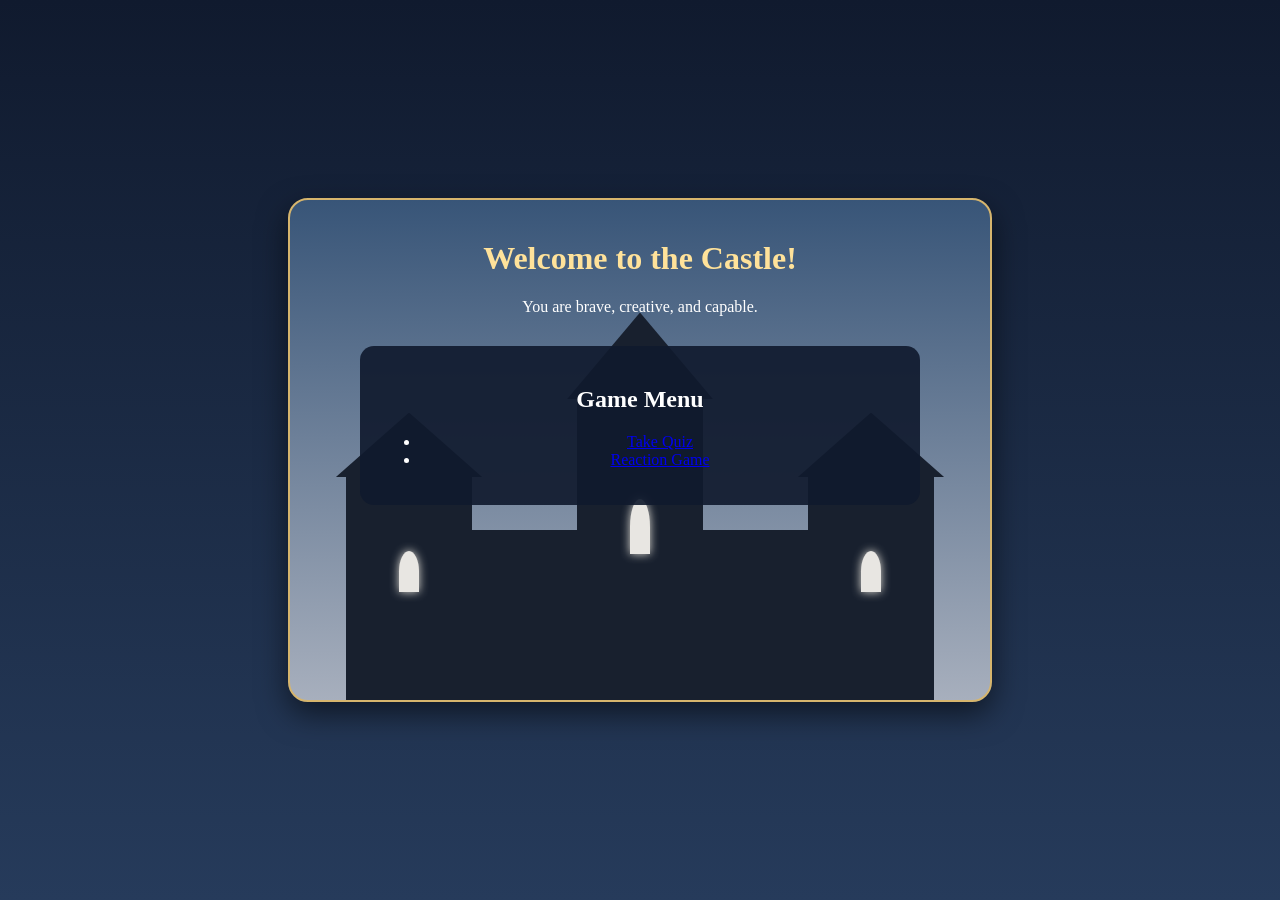
<file: index.html>
<!DOCTYPE html>
<html lang="en">
<head>
  <!-- Debug note: if assistive technology announces the wrong language, check this document-level setting. -->
  <meta charset="UTF-8">
  <!-- Debug note: this viewport declaration should keep the card fitted to mobile screens. -->
  <meta name="viewport" content="width=device-width, initial-scale=1">
  <!-- Debug note: the browser tab title is set here, independently of the visible page heading. -->
  <title>Castle Card</title>
  <!-- Debug note: a missing castle/card layout usually means this stylesheet path or filename does not resolve. -->
  <link rel="stylesheet" href="Style.css">
</head>
<body>
  <!-- Debug note: this main element wraps the page content and is centered by the body grid styles. -->
  <main class="card">
    <!-- Debug note: this decorative layer should never capture clicks or be exposed to assistive technology. -->
    <div class="castle-bg" aria-hidden="true">
      <!-- Debug note: an empty wall element is expected; its castle shape comes from CSS dimensions and color. -->
      <div class="castle-wall"></div>
      <!-- Debug note: tower classes provide separate positions and heights for the three CSS-drawn towers. -->
      <div class="castle-tower tower-left"></div>
      <div class="castle-tower tower-middle"></div>
      <div class="castle-tower tower-right"></div>
    </div>

    <!-- Debug note: foreground content should remain above the decorative castle background. -->
    <div class="card-content">
      <!-- Debug note: verify this static heading remains visible when JavaScript switches between game screens. -->
      <h1>Welcome to the Castle!</h1>
      <p>You are brave, creative, and capable.</p>

      <!-- The menu is the first screen; JavaScript switches to the selected game. -->
      <!-- Debug note: the game-menu ID is queried by Script.js to hide this section when a game opens. -->
      <section id="game-menu" aria-labelledby="game-menu-title">
        <!-- Debug note: aria-labelledby must continue pointing to the heading ID immediately below. -->
        <h2 id="game-menu-title">Game Menu</h2>
        <!-- Debug note: each menu link's fragment must match the destination ID and its JavaScript selector. -->
        <ul>
          <li><a href="#quiz">Take Quiz</a></li>
          <li><a href="#reaction-game">Reaction Game</a></li>
        </ul>
      </section>

      <!-- hidden keeps the quiz out of view until the player chooses it. -->
      <!-- Debug note: remove hidden only through the menu interaction so the initial screen stays consistent. -->
      <section id="quiz" aria-labelledby="quiz-title" hidden>
        <!-- Debug note: this title supplies the accessible name for the quiz section. -->
        <h2 id="quiz-title">Quiz Game</h2>
        <!-- Debug note: Script.js replaces this heading text for each question and at quiz completion. -->
        <h3 id="question"></h3>
        <!-- Debug note: answer buttons are recreated in this container; an empty container is valid between states. -->
        <div id="answers"></div>
        <!-- Debug note: feedback is updated after an answer and announced through the polite live region. -->
        <p id="feedback" aria-live="polite"></p>
        <!-- Debug note: this control begins disabled and is enabled only when the answer is correct. -->
        <button id="next-button" type="button">Next Question</button>
        <!-- Debug note: this control returns to the menu without navigating away from the document. -->
        <button id="quiz-menu-button" type="button">Back to games</button>
      </section>

      <!-- The reaction game starts with its button ready to begin a test. -->
      <!-- Debug note: this section shares the hidden-screen behavior used by the quiz panel. -->
      <section id="reaction-game" aria-labelledby="reaction-title" hidden>
        <!-- Debug note: keep this heading ID aligned with the section's aria-labelledby value. -->
        <h2 id="reaction-title">Reaction Game</h2>
        <!-- Debug note: JavaScript replaces this text for waiting, early-click, and result states. -->
        <p id="reaction-instructions">Press start, then click only when the button turns green.</p>
        <!-- Debug note: the reaction-ready class is the CSS hook for the green signal state. -->
        <button id="reaction-button" type="button">Start reaction test</button>
        <!-- Debug note: timing results are inserted here and announced without moving focus. -->
        <p id="reaction-time" aria-live="polite"></p>
        <!-- Debug note: this ID is used by Script.js to return from the reaction screen to the menu. -->
        <button id="reaction-menu-button" type="button">Back to games</button>
      </section>
    </div>
    </main>
<!-- Debug note: defer waits for HTML parsing, so Script.js can query all of the IDs above at startup. -->
<script src="Script.js" defer></script>

</body>
</html>
</file>
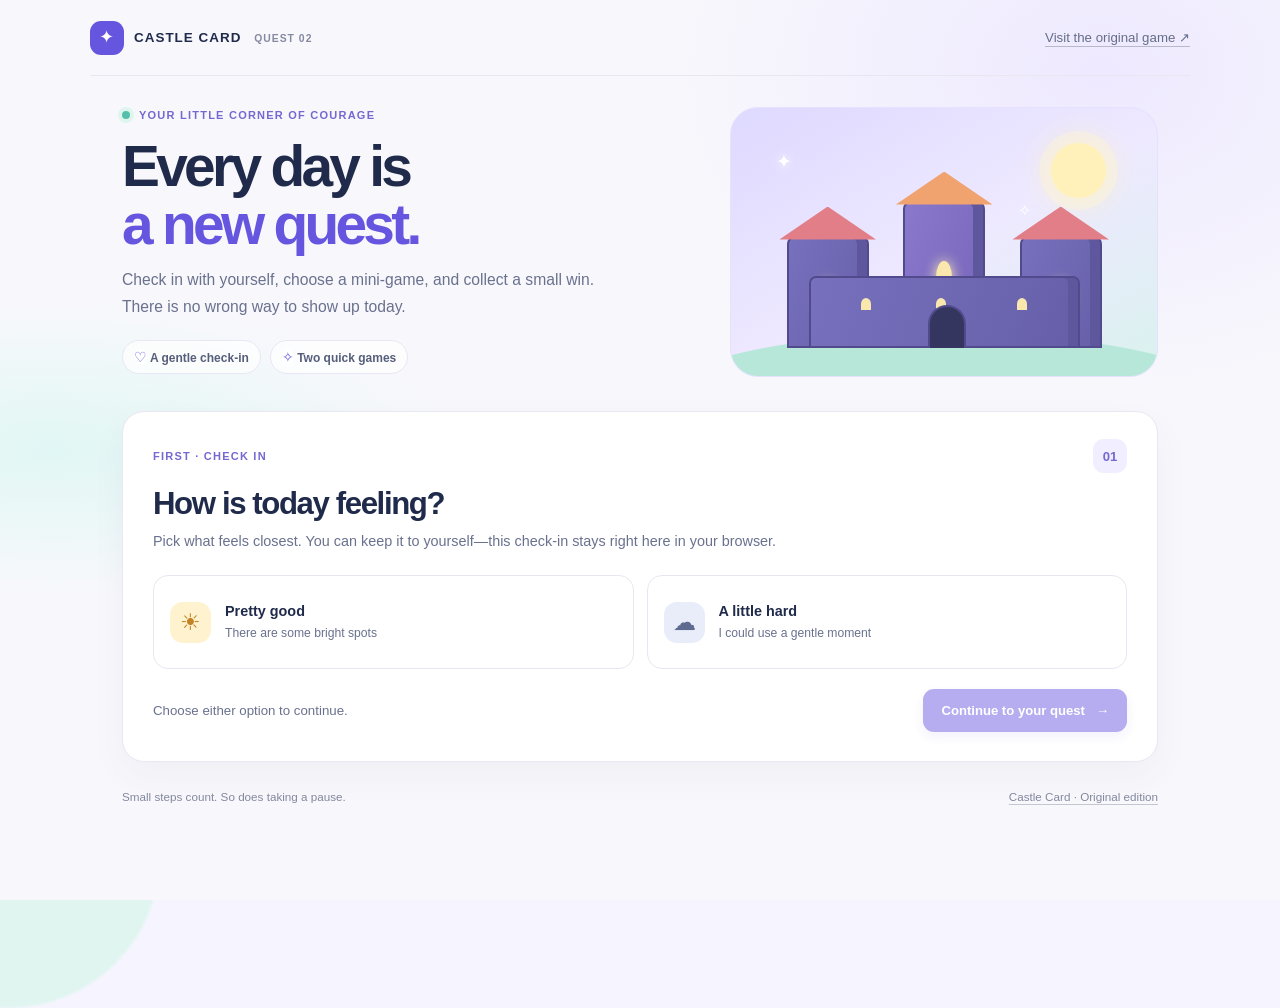
<file: index-v2.html>
<!DOCTYPE html>
<html lang="en">
<head>
  <meta charset="UTF-8">
  <meta name="viewport" content="width=device-width, initial-scale=1">
  <meta name="theme-color" content="#172554">
  <title>Castle Card — A Brighter Quest</title>
  <link rel="stylesheet" href="Style-v2.css">
  <script src="Script-v2.js" defer></script>
</head>
<body>
  <div class="sky-decoration sky-decoration-one" aria-hidden="true"></div>
  <div class="sky-decoration sky-decoration-two" aria-hidden="true"></div>
  <main class="app-shell">
    <header class="site-header">
      <a class="brand" href="index-v2.html" aria-label="Castle Card home">
        <span class="brand-mark" aria-hidden="true">✦</span>
        <span>CASTLE CARD <span class="edition">QUEST 02</span></span>
      </a>
      <a class="original-link" href="index.html">Visit the original game <span aria-hidden="true">↗</span></a>
    </header>

    <section class="hero" aria-labelledby="page-title">
      <div class="hero-copy">
        <p class="eyebrow"><span class="eyebrow-dot" aria-hidden="true"></span> YOUR LITTLE CORNER OF COURAGE</p>
        <h1 id="page-title">Every day is<br><span>a new quest.</span></h1>
        <p class="hero-description">Check in with yourself, choose a mini-game, and collect a small win. There is no wrong way to show up today.</p>
        <div class="hero-facts" aria-label="Game features">
          <span><span aria-hidden="true">♡</span> A gentle check-in</span>
          <span><span aria-hidden="true">✧</span> Two quick games</span>
        </div>
      </div>
      <div class="castle-illustration" aria-hidden="true">
        <span class="illustration-star star-one">✦</span>
        <span class="illustration-star star-two">✧</span>
        <div class="moon"></div>
        <div class="castle">
          <div class="castle-tower castle-tower-left"><i></i></div>
          <div class="castle-tower castle-tower-center"><i></i></div>
          <div class="castle-tower castle-tower-right"><i></i></div>
          <div class="castle-wall"><i></i><i></i><i></i></div>
          <div class="castle-door"></div>
        </div>
        <div class="castle-hill"></div>
      </div>
    </section>

    <section class="panel checkin-panel" id="check-in" aria-labelledby="checkin-title">
      <div class="panel-heading">
        <span class="step-label">FIRST · CHECK IN</span>
        <span class="step-number" aria-hidden="true">01</span>
      </div>
      <h2 id="checkin-title">How is today feeling?</h2>
      <p class="panel-intro">Pick what feels closest. You can keep it to yourself—this check-in stays right here in your browser.</p>
      <div class="mood-options" role="group" aria-label="Choose how today is feeling">
        <button class="mood-option" type="button" data-mood="good" aria-pressed="false">
          <span class="mood-icon mood-sun" aria-hidden="true">☀</span>
          <span class="mood-label">Pretty good</span>
          <span class="mood-hint">There are some bright spots</span>
        </button>
        <button class="mood-option" type="button" data-mood="hard" aria-pressed="false">
          <span class="mood-icon mood-cloud" aria-hidden="true">☁</span>
          <span class="mood-label">A little hard</span>
          <span class="mood-hint">I could use a gentle moment</span>
        </button>
      </div>
      <div class="reflection" id="reflection" hidden>
        <label for="reflection-note">Want to say what is on your mind? <span>Optional</span></label>
        <textarea id="reflection-note" maxlength="240" rows="3" placeholder="Write a little, or leave this blank."></textarea>
        <p class="privacy-note">No account, no saving, no pressure to share.</p>
      </div>
      <div class="checkin-footer">
        <p id="checkin-message" class="live-message" aria-live="polite">Choose either option to continue.</p>
        <button class="button button-primary" id="continue-button" type="button" disabled>Continue to your quest <span aria-hidden="true">→</span></button>
      </div>
    </section>

    <section class="panel game-menu" id="game-menu" aria-labelledby="menu-title" hidden>
      <div class="panel-heading">
        <span class="step-label">YOUR NEXT STEP</span>
        <span class="step-number" aria-hidden="true">02</span>
      </div>
      <h2 id="menu-title">Choose a mini-quest</h2>
      <p class="panel-intro" id="menu-intro">A few minutes is enough. Pick whichever game sounds fun.</p>
      <div class="game-cards">
        <article class="game-card quiz-card">
          <div class="game-icon" aria-hidden="true">✎</div>
          <p class="game-tag">THINK &amp; REFLECT · 5 QUESTIONS</p>
          <h3>The Kindness Quiz</h3>
          <p>Explore good days, hard days, and small ways to care for yourself and others.</p>
          <button class="button button-primary" type="button" data-open="quiz">Start the quiz <span aria-hidden="true">→</span></button>
        </article>
        <article class="game-card reaction-card">
          <div class="game-icon" aria-hidden="true">⚡</div>
          <p class="game-tag">QUICK CHALLENGE · ABOUT 10 SECONDS</p>
          <h3>Castle Reflex</h3>
          <p>Wait for the green signal, then tap quickly. An early tap just means you can try again.</p>
          <button class="button button-secondary" type="button" data-open="reaction">Try the reflex game <span aria-hidden="true">→</span></button>
        </article>
      </div>
      <button class="text-button" type="button" data-open="checkin">← Change my check-in</button>
    </section>

    <section class="panel game-panel" id="quiz-screen" aria-labelledby="quiz-title" hidden>
      <div class="panel-heading">
        <span class="step-label">MINI-QUEST · KINDNESS QUIZ</span>
        <span class="score-pill" id="score-label">Score <strong>0</strong> / 5</span>
      </div>
      <div class="progress-track" id="quiz-progress" role="progressbar" aria-label="Quiz progress" aria-valuemin="0" aria-valuemax="5" aria-valuenow="0">
        <span id="quiz-progress-fill"></span>
      </div>
      <p class="question-count" id="question-count">QUESTION 1 OF 5</p>
      <h2 id="quiz-title">Loading your first question…</h2>
      <p class="quiz-hint">Choose the answer that feels right to you. You can try another if you miss.</p>
      <div class="answer-list" id="answers"></div>
      <p class="live-message quiz-feedback" id="quiz-feedback" aria-live="polite"></p>
      <div class="panel-actions">
        <button class="text-button" type="button" data-open="menu">← Game menu</button>
        <button class="button button-primary" id="next-button" type="button" disabled>Next question <span aria-hidden="true">→</span></button>
      </div>
      <div class="quiz-result" id="quiz-result" hidden>
        <span class="result-sparkle" aria-hidden="true">✦</span>
        <p class="step-label">QUEST COMPLETE</p>
        <h3 id="result-title">You made it!</h3>
        <p id="result-message"></p>
        <p class="final-score" id="final-score"></p>
        <div class="result-actions">
          <button class="button button-primary" id="replay-quiz" type="button">Play again</button>
          <button class="button button-secondary" type="button" data-open="menu">Choose another game</button>
        </div>
      </div>
    </section>

    <section class="panel game-panel reaction-panel" id="reaction-screen" aria-labelledby="reaction-title" hidden>
      <div class="panel-heading">
        <span class="step-label">MINI-QUEST · CASTLE REFLEX</span>
        <span class="step-number" aria-hidden="true">⚡</span>
      </div>
      <p class="game-tag">HOW TO PLAY</p>
      <h2 id="reaction-title">Ready when you are.</h2>
      <p class="panel-intro">Press start and wait. When the button turns green, tap it as quickly as you can. Tap too early? No worries—just start again.</p>
      <div class="reaction-orb" id="reaction-orb" aria-hidden="true"><span>✦</span></div>
      <p class="live-message reaction-instructions" id="reaction-instructions" aria-live="polite">The signal appears after a random pause. Get set!</p>
      <button class="button button-reaction" id="reaction-button" type="button">Start reaction test <span aria-hidden="true">→</span></button>
      <p class="reaction-result" id="reaction-time" aria-live="polite"></p>
      <button class="text-button" type="button" data-open="menu">← Back to mini-quests</button>
    </section>

    <footer class="site-footer">
      <span>Small steps count. So does taking a pause.</span>
      <a href="index.html">Castle Card · Original edition</a>
    </footer>
  </main>
</body>
</html>
</file>
<file: Style.css>
/* Page background and font */
body {
  /* Debug note: grid centering is the primary mechanism that places the card in the viewport. */
  display: grid;
  place-items: center;
  /* Debug note: min-height keeps vertical centering effective even on short-content pages. */
  min-height: 100vh;
  margin: 0;
  /* Debug note: padding creates a mobile-safe gutter around the card. */
  padding: 20px;
  /* Debug note: border-box includes the gutter in the body's declared available size. */
  box-sizing: border-box;
  font-family: Georgia, serif;
  /* Debug note: inherited white text should remain readable against the dark page background. */
  color: white;
  /* Debug note: this gradient paints the viewport behind the card. */
  background: linear-gradient(#101a2e, #263b5b);
}

/* Main card */
.card {
  /* Debug note: relative positioning anchors the absolute castle decoration inside the card. */
  position: relative;
  /* Debug note: min() makes the card responsive while retaining its desktop width cap. */
  width: min(100%, 700px);
  /* Debug note: this minimum gives the card room for content and the castle artwork. */
  min-height: 500px;
  /* Debug note: overflow clipping keeps decorative shapes within the rounded card boundary. */
  overflow: hidden;
  text-align: center;
  /* Debug note: border and radius define the visible gold frame and rounded corners. */
  border: 2px solid #d6b56d;
  border-radius: 20px;
  background: linear-gradient(#385578, #a7afbd);
  /* Debug note: the alpha component on the shadow color keeps the card shadow translucent. */
  box-shadow: 0 12px 30px #0008;
}

/* Shared content area and game panels */
.card-content {
  position: relative;
  /* Debug note: the content layer must stack above the absolute castle background. */
  z-index: 1;
  /* Debug note: horizontal padding prevents text and controls touching the card edge. */
  padding: 40px 20px;
}

h1 {
  margin-top: 0;
  color: #ffe29a;
}

#quiz,
#game-menu,
#reaction-game {
  /* Debug note: the shared selector ensures all three screens keep a consistent panel width and spacing. */
  max-width: 520px;
  margin: 30px auto 0;
  padding: 20px;
  border-radius: 14px;
  /* Debug note: the translucent dark panel provides contrast over the castle art. */
  background: #101a2ee8;
}

#question {
  /* Debug note: reserving prompt height reduces vertical layout shifts between questions. */
  min-height: 2em;
}

/* Castle drawing */
.castle-bg {
  /* Debug note: absolute positioning fills the card because its parent establishes the positioning context. */
  position: absolute;
  inset: 0;
  overflow: hidden;
  /* Debug note: pointer-events keeps this decorative layer from blocking game controls. */
  pointer-events: none;
}

.castle-wall,
.castle-tower {
  /* Debug note: the common bottom anchor aligns the wall and all towers along one baseline. */
  position: absolute;
  bottom: 0;
  background: #18202e;
}

.castle-wall {
  left: 15%;
  width: 70%;
  height: 34%;
}

.castle-tower {
  width: 18%;
  height: 48%;
}

.castle-tower::before {
  /* Debug note: this pseudo-element draws each roof, so it requires content even though it has no text. */
  position: absolute;
  top: -25%;
  left: -8%;
  width: 116%;
  height: 28%;
  content: "";
  background: #18202e;
  /* Debug note: the triangular polygon forms the roof silhouette; verify clip-path support if it disappears. */
  clip-path: polygon(50% 0, 100% 100%, 0 100%);
}

.tower-left {
  left: 8%;
  height: 46%;
}

.tower-middle {
  left: 41%;
  height: 62%;
}

.tower-right {
  right: 8%;
  height: 46%;
}

/* The castle windows were changed from yellow to a soft white glow. */
.castle-tower::after {
  /* Debug note: this pseudo-element draws the window glow within each tower body. */
  position: absolute;
  top: 35%;
  left: 42%;
  width: 16%;
  height: 18%;
  content: "";
  border-radius: 50% 50% 0 0;
  background: #e8e6e2;          /* Changes windows from yellow to white */
  box-shadow: 0 0 10px #e1ded6;   /* Changes windows from yellow to white */
}

/* Answer and next-question buttons */
#answers button,
#next-button,
#quiz-menu-button,
#reaction-menu-button {
  /* Debug note: these shared rules align spacing and click affordance across quiz and navigation controls. */
  margin: 6px;
  padding: 10px 16px;
  font: inherit;
  border: 0;
  border-radius: 8px;
  cursor: pointer;
}

#answers button {
  color: #18202e;
  background: #f2eee4;
}

#answers button:hover {
  /* Debug note: answer hover color only affects pointer hover, not correctness feedback. */
  background: #ffe29a;
}

#next-button,
#quiz-menu-button,
#reaction-menu-button {
  color: #18202e;
  background: #f5c96b;
}

#next-button:hover:not(:disabled),
#quiz-menu-button:hover,
#reaction-menu-button:hover {
  background: #ffe29a;
}

/* JavaScript adds this class only after the reaction signal appears. */
#reaction-button {
  /* Debug note: this base style is used until JavaScript adds the reaction-ready class. */
  margin: 6px;
  padding: 10px 16px;
  font: inherit;
  border: 0;
  border-radius: 8px;
  color: #18202e;
  background: #f5c96b;
  cursor: pointer;
}

#reaction-button:hover {
  background: #ffe29a;
}

#reaction-button.reaction-ready {
  /* Debug note: this selector must match the class toggled by Script.js when the timed signal appears. */
  color: #102713;
  background: #64df79;
}

button:disabled {
  /* Debug note: disabled styling communicates that a control cannot currently be activated. */
  cursor: not-allowed;
  opacity: 0.6;
}

button:focus-visible {
  /* Debug note: retain a visible keyboard-focus indicator when navigating controls without a mouse. */
  outline: 3px solid white;
  outline-offset: 3px;
}
</file>
<file: Style-v2.css>
:root { color-scheme: light; font-family: "DM Sans", "Segoe UI", sans-serif; color: #202b4b; background: #f6f5ff; font-synthesis: none; text-rendering: optimizeLegibility; --navy: #202b4b; --muted: #69718e; --purple: #6656df; --purple-dark: #5040c9; --border: #e8e7f4; --mint: #c8f4e7; }
* { box-sizing: border-box; }
body { position: relative; min-width: 320px; min-height: 100vh; margin: 0; overflow-x: hidden; background: radial-gradient(ellipse at 86% 8%, #eee9ff 0, transparent 28rem), radial-gradient(ellipse at 4% 50%, #e1f7f4 0, transparent 25rem), #f8f8fc; }
button, textarea { font: inherit; }
button, a { -webkit-tap-highlight-color: transparent; }
a { color: inherit; }
[hidden] { display: none !important; }
.sky-decoration { position: absolute; z-index: -1; border-radius: 50%; filter: blur(1px); pointer-events: none; }
.sky-decoration-one { top: 18rem; right: -7rem; width: 16rem; height: 16rem; background: #efeaff; }
.sky-decoration-two { top: 44rem; left: -9rem; width: 19rem; height: 19rem; background: #e0f5f0; }
.app-shell { width: min(1100px, calc(100% - 48px)); margin: 0 auto; }
.site-header { display: flex; min-height: 76px; align-items: center; justify-content: space-between; border-bottom: 1px solid #e8e7f0; }
.brand { display: inline-flex; align-items: center; gap: 10px; color: var(--navy); font-family: "Space Grotesk", "Segoe UI", sans-serif; font-size: 0.84rem; font-weight: 700; letter-spacing: 0.075em; text-decoration: none; }
.brand-mark { display: grid; width: 34px; height: 34px; place-items: center; border-radius: 11px; color: white; background: var(--purple); font-size: 1.1rem; }
.edition { margin-left: 8px; color: #8589a1; font-size: 0.65rem; font-weight: 600; }
.original-link { color: #656d88; font-size: 0.83rem; text-decoration-color: #b7b9ca; text-underline-offset: 4px; }
.hero { display: grid; min-height: 325px; grid-template-columns: 1.15fr 0.85fr; align-items: center; gap: 30px; padding: 30px 32px 24px; }
.hero-copy { max-width: 510px; }
.eyebrow, .step-label, .game-tag { margin: 0; color: #7468d1; font-size: 0.69rem; font-weight: 700; letter-spacing: 0.11em; }
.eyebrow { display: flex; align-items: center; gap: 9px; }
.eyebrow-dot { width: 8px; height: 8px; border-radius: 50%; background: #55bfaa; box-shadow: 0 0 0 4px #dff6ee; }
h1, h2, h3, p { overflow-wrap: break-word; }
.hero h1 { margin: 17px 0 12px; color: #202b4b; font-family: "Space Grotesk", "Segoe UI", sans-serif; font-size: clamp(2.5rem, 5vw, 3.55rem); letter-spacing: -0.065em; line-height: 1.03; }
.hero h1 span { color: var(--purple); }
.hero-description, .panel-intro { max-width: 500px; margin: 0; color: var(--muted); font-size: 0.98rem; line-height: 1.7; }
.hero-facts { display: flex; flex-wrap: wrap; gap: 9px; margin-top: 20px; }
.hero-facts span { padding: 8px 11px; border: 1px solid #e9e7f5; border-radius: 99px; color: #565e7b; background: #ffffffba; font-size: 0.75rem; font-weight: 600; }
.hero-facts span span { padding: 0; border: 0; color: var(--purple); font-size: 0.9rem; }
.castle-illustration { position: relative; height: 270px; overflow: hidden; border: 1px solid #e5e1ff; border-radius: 28px; background: linear-gradient(150deg, #ded9ff, #eee9ff 52%, #d9f2ee); }
.moon { position: absolute; top: 35px; right: 51px; width: 55px; height: 55px; border-radius: 50%; background: #fff1b9; box-shadow: 0 0 0 12px #fff5ce55, 0 0 35px #fff2b8; }
.illustration-star { position: absolute; color: #fff; text-shadow: 0 1px 12px #fff; }
.star-one { top: 42px; left: 45px; font-size: 1.2rem; }
.star-two { top: 93px; right: 126px; font-size: 1rem; }
.castle { position: absolute; z-index: 1; right: 13%; bottom: 28px; left: 13%; height: 158px; }
.castle-wall, .castle-tower { position: absolute; bottom: 0; border: 2px solid #514b8d; background: linear-gradient(110deg, #7770bd, #665fa8); box-shadow: inset -10px 0 #5e579e; }
.castle-wall { right: 7%; left: 7%; height: 72px; border-radius: 7px 7px 0 0; }
.castle-tower { width: 26%; border-radius: 8px 8px 0 0; }
.castle-tower-left { left: 0; height: 112px; }
.castle-tower-center { left: 37%; height: 147px; background: linear-gradient(110deg, #8a78cc, #7565b8); }
.castle-tower-right { right: 0; height: 112px; }
.castle-tower::before { position: absolute; top: -31px; left: -12%; width: 124%; height: 33px; background: #e17e87; clip-path: polygon(50% 0, 100% 100%, 0 100%); content: ""; }
.castle-tower-center::before { background: #f0a36f; }
.castle-tower i { position: absolute; top: 41%; left: 40%; width: 20%; height: 23%; border-radius: 50% 50% 0 0; background: #f9e7ad; box-shadow: 0 0 13px #ffedb7; }
.castle-wall i { position: absolute; top: 20px; width: 10px; height: 12px; border-radius: 50% 50% 0 0; background: #f9e7ad; }
.castle-wall i:nth-child(1) { left: 19%; }
.castle-wall i:nth-child(2) { left: 47%; }
.castle-wall i:nth-child(3) { right: 19%; }
.castle-door { position: absolute; z-index: 2; bottom: 0; left: 45%; width: 12%; height: 43px; border: 2px solid #514b8d; border-bottom: 0; border-radius: 38px 38px 0 0; background: #35365f; }
.castle-hill { position: absolute; right: -10%; bottom: -53px; left: -10%; height: 95px; border-radius: 50% 50% 0 0; background: #b6e7d8; }
.panel { margin: 10px 32px 28px; padding: 27px 30px 29px; border: 1px solid var(--border); border-radius: 22px; background: #fff; box-shadow: 0 14px 35px #27285b0c; }
.panel-heading { display: flex; align-items: center; justify-content: space-between; gap: 16px; }
.step-number { display: grid; width: 34px; height: 34px; place-items: center; border-radius: 11px; color: #7468d1; background: #f0eeff; font-family: "Space Grotesk", "Segoe UI", sans-serif; font-size: 0.82rem; font-weight: 700; }
.panel h2 { margin: 13px 0 7px; color: var(--navy); font-family: "Space Grotesk", "Segoe UI", sans-serif; font-size: clamp(1.55rem, 3vw, 1.95rem); letter-spacing: -0.045em; }
.panel-intro { max-width: 720px; font-size: 0.9rem; }
.mood-options { display: grid; grid-template-columns: repeat(2, minmax(0, 1fr)); gap: 13px; margin-top: 22px; }
.mood-option { display: grid; min-height: 94px; grid-template-columns: 43px 1fr; align-content: center; align-items: center; column-gap: 12px; padding: 13px 16px; border: 1px solid #e7e7f1; border-radius: 15px; color: var(--navy); background: #fff; cursor: pointer; text-align: left; transition: border-color 150ms ease, background 150ms ease, transform 150ms ease; }
.mood-option:hover { transform: translateY(-2px); border-color: #b9b0f6; }
.mood-option[aria-pressed="true"] { border-color: var(--purple); background: #f7f5ff; box-shadow: 0 0 0 3px #7468d11c; }
.mood-icon { display: grid; width: 41px; height: 41px; grid-row: span 2; place-items: center; border-radius: 13px; font-size: 1.45rem; }
.mood-sun { color: #c28225; background: #fff2ce; }
.mood-cloud { color: #5e6b91; background: #e9edfa; }
.mood-label { font-size: 0.9rem; font-weight: 700; }
.mood-hint { margin-top: 3px; color: var(--muted); font-size: 0.76rem; line-height: 1.4; }
.reflection { margin-top: 19px; }
.reflection label { display: block; margin-bottom: 8px; color: var(--navy); font-size: 0.84rem; font-weight: 700; }
.reflection label span { margin-left: 4px; color: #82889e; font-weight: 500; }
.reflection textarea { width: 100%; min-height: 78px; resize: vertical; padding: 12px 14px; border: 1px solid #dfe1ee; border-radius: 12px; color: var(--navy); background: #fcfcff; font-size: 0.88rem; line-height: 1.5; }
.reflection textarea::placeholder { color: #969bb0; }
.privacy-note { margin: 6px 0 0; color: #82889e; font-size: 0.73rem; }
.checkin-footer { display: flex; align-items: center; justify-content: space-between; gap: 14px; margin-top: 20px; }
.live-message { min-height: 1.5em; margin: 0; color: #69718e; font-size: 0.83rem; line-height: 1.5; }
.button { display: inline-flex; min-height: 43px; align-items: center; justify-content: center; gap: 11px; padding: 0 17px; border: 1px solid transparent; border-radius: 11px; font-size: 0.82rem; font-weight: 700; cursor: pointer; transition: transform 150ms ease, background 150ms ease, box-shadow 150ms ease; }
.button:not(:disabled):hover { transform: translateY(-1px); }
.button-primary { color: #fff; background: var(--purple); box-shadow: 0 5px 12px #6656df2b; }
.button-primary:not(:disabled):hover { background: var(--purple-dark); }
.button-secondary { color: #42506c; border-color: #dfe2ef; background: #fff; }
.button-secondary:hover { background: #f7f8fc; }
.button:disabled { cursor: not-allowed; opacity: 0.48; }
.game-menu { padding-bottom: 22px; }
.game-cards { display: grid; grid-template-columns: repeat(2, minmax(0, 1fr)); gap: 15px; margin: 22px 0 17px; }
.game-card { display: flex; min-height: 245px; flex-direction: column; align-items: flex-start; padding: 19px; border: 1px solid #e8e5fb; border-radius: 17px; background: linear-gradient(145deg, #faf9ff, #fff); }
.reaction-card { border-color: #dff0e9; background: linear-gradient(145deg, #f0fbf6, #fff); }
.game-icon { display: grid; width: 42px; height: 42px; place-items: center; border-radius: 14px; color: #6557d2; background: #ebe8ff; font-size: 1.35rem; }
.reaction-card .game-icon { color: #348d76; background: #dcf5eb; }
.game-tag { margin-top: 15px; font-size: 0.62rem; }
.game-card h3 { margin: 6px 0 5px; color: var(--navy); font-family: "Space Grotesk", "Segoe UI", sans-serif; font-size: 1.1rem; }
.game-card > p:not(.game-tag) { margin: 0 0 17px; color: var(--muted); font-size: 0.81rem; line-height: 1.55; }
.game-card .button { margin-top: auto; }
.text-button { padding: 8px 0; border: 0; color: #696f89; background: transparent; font-size: 0.8rem; font-weight: 600; cursor: pointer; }
.text-button:hover { color: var(--purple-dark); text-decoration: underline; text-underline-offset: 3px; }
.score-pill { padding: 8px 12px; border-radius: 99px; color: #5546c6; background: #f0eeff; font-size: 0.77rem; }
.score-pill strong { margin-left: 3px; font-size: 0.9rem; }
.progress-track { height: 7px; margin-top: 20px; overflow: hidden; border-radius: 99px; background: #efeff6; }
.progress-track span { display: block; width: 0; height: 100%; border-radius: inherit; background: linear-gradient(90deg, #8376ee, #53c5a4); transition: width 200ms ease; }
.question-count { margin: 20px 0 0; color: #888ca2; font-size: 0.67rem; font-weight: 700; letter-spacing: 0.1em; }
.game-panel > h2 { margin-top: 8px; }
.quiz-hint { margin: 0; color: var(--muted); font-size: 0.83rem; }
.answer-list { display: grid; gap: 9px; margin-top: 20px; }
.answer-button { width: 100%; padding: 13px 15px; border: 1px solid #e5e6f0; border-radius: 12px; color: #34405e; background: #fff; cursor: pointer; text-align: left; transition: border-color 150ms ease, background 150ms ease; }
.answer-button:not(:disabled):hover { border-color: #a9a0ef; background: #f8f7ff; }
.answer-button:disabled { cursor: default; }
.answer-button.answer-correct { border-color: #79c8ab; color: #22694f; background: #effbf5; }
.quiz-feedback { margin-top: 12px; }
.panel-actions { display: flex; align-items: center; justify-content: space-between; gap: 12px; margin-top: 16px; }
.quiz-result { padding: 20px 5px 4px; text-align: center; }
.result-sparkle { display: inline-grid; width: 52px; height: 52px; place-items: center; border-radius: 17px; color: #6557d2; background: #eeeaff; font-size: 1.6rem; }
.quiz-result .step-label { margin-top: 15px; }
.quiz-result h3 { margin: 7px 0 8px; color: var(--navy); font-family: "Space Grotesk", "Segoe UI", sans-serif; font-size: 1.65rem; }
.quiz-result > p:not(.step-label) { max-width: 480px; margin: 8px auto; color: var(--muted); font-size: 0.9rem; line-height: 1.6; }
.quiz-result .final-score { color: var(--purple-dark) !important; font-weight: 700; }
.result-actions { display: flex; flex-wrap: wrap; justify-content: center; gap: 10px; margin-top: 17px; }
.reaction-panel { text-align: center; }
.reaction-panel .panel-heading { text-align: left; }
.reaction-panel > .game-tag { margin-top: 23px; }
.reaction-panel > h2 { margin-top: 7px; }
.reaction-panel .panel-intro { margin: 0 auto; }
.reaction-orb { display: grid; width: 108px; height: 108px; place-items: center; margin: 23px auto 14px; border: 8px solid #f2f0ff; border-radius: 50%; color: #7367df; background: #e8e5ff; font-size: 2rem; transition: color 150ms ease, background 150ms ease, box-shadow 150ms ease; }
.reaction-orb.orb-ready { border-color: #d4f7e5; color: #156d4e; background: #69e3a3; box-shadow: 0 0 0 12px #dff9eb, 0 0 35px #62d99a88; }
.reaction-instructions { margin-bottom: 12px; }
.button-reaction { min-width: 220px; color: #fff; background: #7869e5; }
.button-reaction:hover { background: #5f50d0; }
.button-reaction.reaction-ready { color: #104b37; background: #69e3a3; box-shadow: 0 5px 16px #69e3a355; }
.reaction-result { min-height: 1.5em; margin: 15px 0 5px; color: #27805d; font-weight: 700; }
.reaction-panel > .text-button { display: block; margin: 11px auto 0; }
.site-footer { display: flex; align-items: center; justify-content: space-between; gap: 15px; padding: 0 32px 23px; color: #82879d; font-size: 0.73rem; }
.site-footer a { text-decoration-color: #c4c6d2; text-underline-offset: 3px; }
button:focus-visible, a:focus-visible, textarea:focus-visible { outline: 3px solid #8376ee; outline-offset: 3px; }
@media (max-width: 760px) {
  .app-shell { width: min(100% - 28px, 620px); }
  .hero { min-height: unset; grid-template-columns: 1fr 0.82fr; gap: 14px; padding: 28px 9px 20px; }
  .hero h1 { font-size: clamp(2.2rem, 6vw, 3rem); }
  .hero-description { font-size: 0.88rem; }
  .castle-illustration { height: 235px; }
  .panel { margin: 7px 0 22px; padding: 23px 20px; }
}
@media (max-width: 540px) {
  .site-header { min-height: 66px; }
  .brand { gap: 7px; font-size: 0.72rem; }
  .brand-mark { width: 30px; height: 30px; }
  .edition { display: none; }
  .original-link { font-size: 0.72rem; }
  .hero { grid-template-columns: 1fr; padding-top: 25px; }
  .hero h1 { font-size: 2.7rem; }
  .hero-description { max-width: 440px; }
  .castle-illustration { height: 180px; margin-top: 2px; }
  .castle { right: 18%; left: 18%; transform: scale(0.82); transform-origin: bottom center; }
  .moon { top: 21px; right: 33px; width: 43px; height: 43px; }
  .mood-options, .game-cards { grid-template-columns: 1fr; }
  .mood-option { min-height: 78px; }
  .checkin-footer { align-items: stretch; flex-direction: column; }
  .checkin-footer .button { width: 100%; }
  .game-card { min-height: 220px; }
  .panel-actions { align-items: stretch; }
  .panel-actions .button { padding: 0 12px; }
  .site-footer { align-items: flex-start; flex-direction: column; gap: 5px; padding: 0 4px 20px; }
}
@media (prefers-reduced-motion: reduce) {
  *, *::before, *::after { scroll-behavior: auto !important; transition-duration: 0.01ms !important; animation-duration: 0.01ms !important; animation-iteration-count: 1 !important; }
}
</file>
